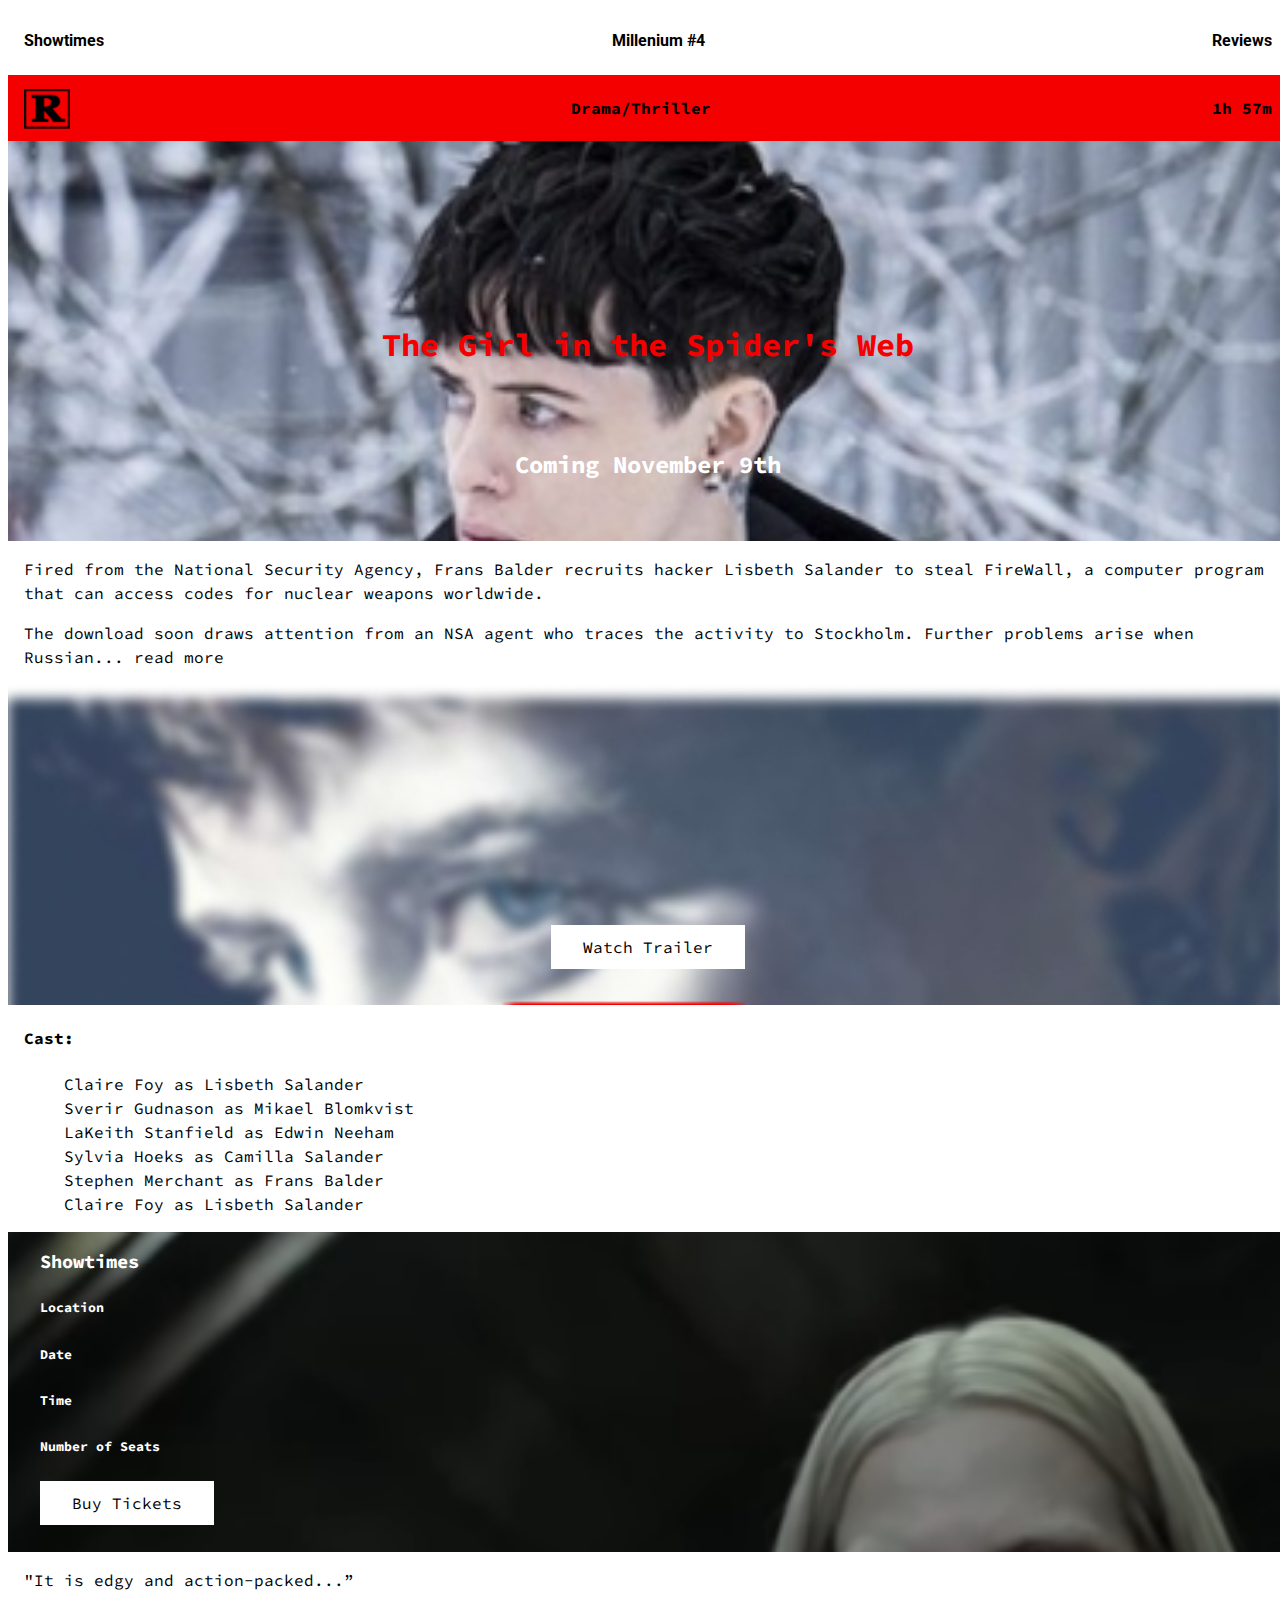
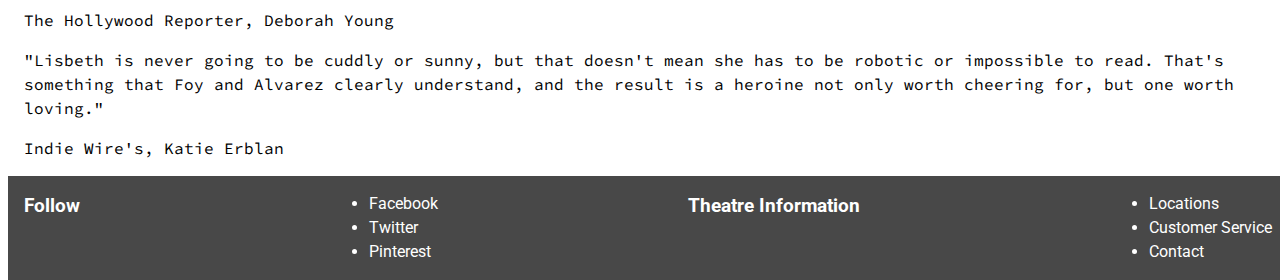
<file: spidersWeb/index.html>
<!DOCTYPE html>
<html lang="en" dir="ltr">
  <head>
    <meta charset="utf-8">
    <meta name="viewport" content="width=device-width, initial-scale=1">
    <title>The Girl in the Spider's Web</title>
    <link href="https://fonts.googleapis.com/css?family=Roboto|Source+Code+Pro" rel="stylesheet">
    <link rel="stylesheet" type="text/css" href="style.css">
  </head>

  <body>
      <!--header-->
    
    <header class ="container1">
        <h4>Showtimes</h4>
        <h4>Millenium #4</h4>
        <h4>Reviews</h4>
    </header>  

    <section class ="container2">
        <img class="rating" src ="images/RATED_R.png" alt="Rated R">
        <h4>Drama/Thriller</h4>
        <h4>1h 57m</h4>
    </section>

      <!--intro-->
    
    <section class="container3">
        <h1>The Girl in the Spider's Web</h1>
        <h2>Coming November 9th</h2>
    </section>

      <!--synopsis-->

    <section class="container4">
          <p>Fired from the National Security Agency, Frans Balder recruits hacker Lisbeth Salander 
            to steal FireWall, a computer program that can access codes for nuclear weapons worldwide. </p>

          <p>The download soon draws attention from an NSA agent who traces the activity to Stockholm. 
            Further problems arise when Russian... read more</p>
    </section>

      <!--trailer-->

      <section class="container5">
          <div class="trailer">
            <a href="https://www.youtube.com/watch?v=XKMSP9OKspQ" class="button">Watch Trailer</a>
          </div>
      </section>

      <!--cast-->

      <section class="container4">
          <h4>Cast:</h4>
          <ul class="list">
            <li>Claire Foy as Lisbeth Salander<li>
            <li>Sverir Gudnason as Mikael Blomkvist</li>
            <li>LaKeith Stanfield as Edwin Neeham</li>
            <li>Sylvia Hoeks as Camilla Salander</li>
            <li>Stephen Merchant as Frans Balder</li>
            <li>Claire Foy as Lisbeth Salander</li>
        </ul>
      </section>

      <!--tickets-->

      <section class="container6">
          <div class="tickets">
            <h3>Showtimes</h3>
            <h5>Location</h5>
            <h5>Date</h5>
            <h5>Time</h5>
            <h5>Number of Seats</h5>
            <a href="#" class="button">Buy Tickets</a>
            </div>
      </section>

      <!--reviews-->

      <section class="container4">
          <p>"It is edgy and action-packed...”</p>
          <p>The Hollywood Reporter, Deborah Young</p>
          <p>"Lisbeth is never going to be cuddly or sunny, but that doesn't mean she has to be robotic or 
              impossible to read. That's something that Foy and Alvarez clearly understand, and the result is 
              a heroine not only worth cheering for, but one worth loving."</p>
          <p>Indie Wire's, Katie Erblan</p>
      </section>

      <!--footer-->

      <footer class="container7">
          <h3>Follow</h3>
          <ul>
              <li>Facebook</li>
              <li>Twitter</li>
              <li>Pinterest</li>
          </ul>

          <h3>Theatre Information</h3>
          <ul>
              <li>Locations</li>
              <li>Customer Service</li>
              <li>Contact</li>
          </ul>

      </footer>


  </body>

  </html>
</file>
<file: spidersWeb/style.css>
@import url('https://fonts.googleapis.com/css?family=Roboto|Source+Code+Pro');

html, body {
    height: 100%;
    line-height: 1.5rem;
    width: 100%;
    font-family: "source code pro", "open sans", sans-serif;
    
  }



  /*header*/

.container1 {
    font-family: "roboto", "helvetica", "sans-serif";
    display: flex;
    justify-content: space-between;
    padding: 0 1rem 0 1rem;
    overflow: hidden; 
}

.container2 {
    display: flex;
    justify-content: space-between;
    background-color: #F50000;
    padding: 0 1rem 0 1rem;
    overflow: hidden;
}

.rating {
    height: 40px;
    padding-top: 14px;
}

/*intro*/

.container3 {
    background-image: url("images/lisbeth1image.png");
    background-repeat: no-repeat;
    background-size: cover;
    height: 25rem;
    width: 100%;
    overflow: hidden;
}

h1 {
    color: #F50000;
    margin: 0 auto;
    text-align: center;
    padding-top: 12rem;
    width: 60%;
    font-weight: bolder;
    
}

h2 {
    color: #ffffff;
    margin: 0 auto;
    text-align: center;
    padding-top: 6rem;

}

/*synopsis*/

.container4 {
    justify-content: space-between;
    padding: 0 1rem 0 1rem;
    overflow: hidden;
}

/*trailer*/

.container5 {
    background-image: url("images/trailerImage.png");
    background-repeat: no-repeat;
    background-size: cover;
    height: 20rem;
    width: 100%;
    overflow: hidden;
}

.button {
    background-color: #fff;
    color: #000;
    padding: 10px 32px;
    text-align: center;
    text-decoration: none;
    display: inline-block;
    font-size: 16px;
}

.trailer {
    display: flex;
    justify-content: center;
    padding-top: 15rem;
}

/*cast*/

.list {
    list-style-type: none;
}

/*tickets*/

.container6 {
    background-image: url("images/lisbeth2.png");
    background-repeat: no-repeat;
    background-size: cover;
    height: 20rem;
    width: 100%;
    overflow: hidden;
    color: #ffffff;
}

.tickets {
    padding-left: 2rem;
}


/*footer*/

.container7 {
    font-family: "roboto", "helvetica", "sans-serif";
    display: flex;
    justify-content: space-between;
    padding: 0 1rem 0 1rem;
    overflow: hidden; 
    background-color: #484848;
    color: #ffffff;
}
</file>
